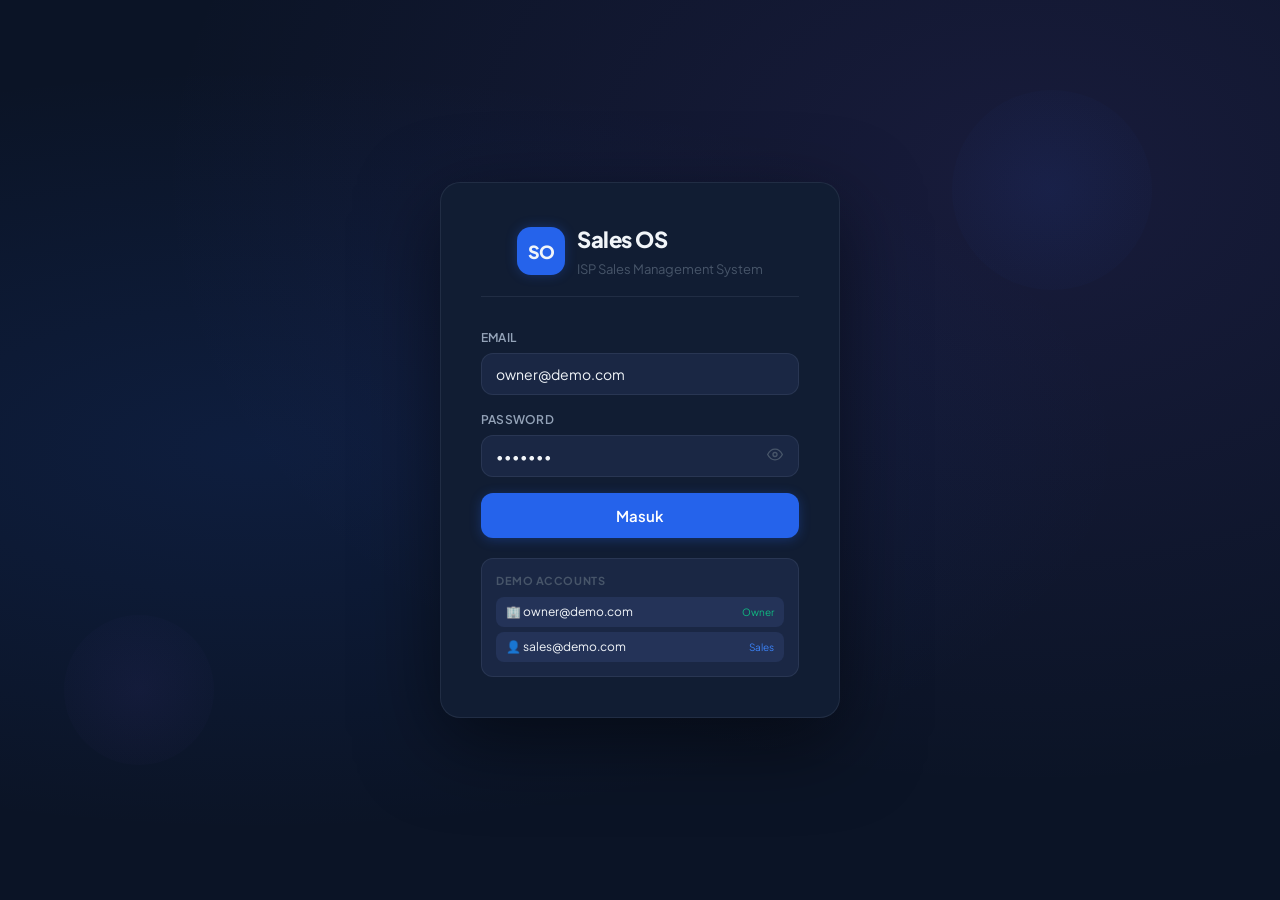
<file: index.html>
<!DOCTYPE html>
<html lang="id">
<head>
  <meta charset="UTF-8">
  <meta name="viewport" content="width=device-width, initial-scale=1.0, maximum-scale=1.0">
  <title>Login — Sales OS</title>
  <link rel="stylesheet" href="style.css">
  <meta name="theme-color" content="#0B1426">
</head>
<body>
<div class="login-page">
  <div class="login-bg"></div>
  <div style="position:absolute;top:10%;right:10%;width:200px;height:200px;border-radius:50%;background:radial-gradient(circle,rgba(37,99,235,0.08),transparent);pointer-events:none"></div>
  <div style="position:absolute;bottom:15%;left:5%;width:150px;height:150px;border-radius:50%;background:radial-gradient(circle,rgba(139,92,246,0.06),transparent);pointer-events:none"></div>

  <div class="login-card fade-in">
    <div class="login-logo">
      <div style="display:flex;align-items:center;justify-content:center;gap:12px;margin-bottom:12px">
        <div class="logo-icon" style="width:48px;height:48px;font-size:18px;border-radius:14px">SO</div>
        <div style="text-align:left">
          <div class="login-title">Sales OS</div>
          <div class="login-sub">ISP Sales Management System</div>
        </div>
      </div>
      <div style="height:1px;background:var(--border);margin-top:16px"></div>
    </div>

    <form id="login-form" onsubmit="handleLogin(event)">
      <div class="form-group">
        <label class="form-label">Email</label>
        <input type="email" id="email" class="form-control" placeholder="email@perusahaan.com" required autocomplete="email" value="owner@demo.com">
      </div>
      <div class="form-group">
        <label class="form-label">Password</label>
        <div style="position:relative">
          <input type="password" id="password" class="form-control" placeholder="••••••••" required autocomplete="current-password" value="demo123">
          <button type="button" onclick="togglePassword()" style="position:absolute;right:12px;top:50%;transform:translateY(-50%);background:none;border:none;color:var(--text-muted);cursor:pointer;padding:4px">
            <svg viewBox="0 0 24 24" fill="none" stroke="currentColor" stroke-width="2" style="width:16px;height:16px"><path d="M1 12s4-8 11-8 11 8 11 8-4 8-11 8-11-8-11-8z"/><circle cx="12" cy="12" r="3"/></svg>
          </button>
        </div>
      </div>
      <div id="login-error" style="display:none;background:rgba(239,68,68,0.1);border:1px solid rgba(239,68,68,0.3);border-radius:var(--radius);padding:10px 14px;font-size:13px;color:#F87171;margin-bottom:14px"></div>
      <button type="submit" class="btn btn-primary btn-lg w-full" id="login-btn" style="justify-content:center">
        <span id="login-btn-text">Masuk</span>
        <div class="spinner" id="login-spinner" style="display:none;width:16px;height:16px"></div>
      </button>
    </form>

    <div style="margin-top:20px;padding:14px;background:var(--navy-3);border-radius:var(--radius);border:1px solid var(--border)">
      <p style="font-size:11px;font-weight:700;color:var(--text-muted);text-transform:uppercase;letter-spacing:0.05em;margin-bottom:8px">Demo Accounts</p>
      <div style="display:flex;flex-direction:column;gap:5px">
        <div onclick="fillDemo('owner@demo.com','demo123')" style="cursor:pointer;padding:6px 10px;border-radius:8px;background:var(--navy-4);font-size:12px;display:flex;justify-content:space-between;align-items:center">
          <span>🏢 owner@demo.com</span>
          <span style="font-size:10px;color:var(--green)">Owner</span>
        </div>
        <div onclick="fillDemo('sales@demo.com','demo123')" style="cursor:pointer;padding:6px 10px;border-radius:8px;background:var(--navy-4);font-size:12px;display:flex;justify-content:space-between;align-items:center">
          <span>👤 sales@demo.com</span>
          <span style="font-size:10px;color:var(--blue-light)">Sales</span>
        </div>
      </div>
    </div>
  </div>
</div>

<script src="config.js"></script>
<script src="utils.js"></script>
<script src="auth.js"></script>
<script>
  document.addEventListener('DOMContentLoaded', async () => {
    await Auth.init();
    if (Auth.isLoggedIn()) window.location.href = 'dashboard.html';
  });

  async function handleLogin(e) {
    e.preventDefault();
    const email = document.getElementById('email').value.trim();
    const password = document.getElementById('password').value;
    const btn = document.getElementById('login-btn');
    const btnText = document.getElementById('login-btn-text');
    const spinner = document.getElementById('login-spinner');
    const errorEl = document.getElementById('login-error');

    btn.disabled = true;
    btnText.textContent = 'Masuk...';
    spinner.style.display = 'block';
    errorEl.style.display = 'none';

    const result = await Auth.login(email, password);
    if (result.success) {
      btnText.textContent = '✓ Berhasil!';
      setTimeout(() => window.location.href = 'dashboard.html', 500);
    } else {
      errorEl.textContent = result.message || 'Login gagal';
      errorEl.style.display = 'block';
      btn.disabled = false;
      btnText.textContent = 'Masuk';
      spinner.style.display = 'none';
    }
  }

  function fillDemo(email, pw) {
    document.getElementById('email').value = email;
    document.getElementById('password').value = pw;
  }

  function togglePassword() {
    const pw = document.getElementById('password');
    pw.type = pw.type === 'password' ? 'text' : 'password';
  }
</script>
</body>
</html>
</file>
<file: style.css>
/* ═══════════════════════════════════════════
   SALES OS — Design System
   Stack: Tailwind + Custom CSS
   Theme: Industrial Modern, Dark-first
═══════════════════════════════════════════ */

@import url('https://fonts.googleapis.com/css2?family=Plus+Jakarta+Sans:wght@300;400;500;600;700;800&family=JetBrains+Mono:wght@400;600&display=swap');

:root {
  --navy: #0B1426;
  --navy-2: #111D33;
  --navy-3: #1A2744;
  --navy-4: #243358;
  --blue: #2563EB;
  --blue-light: #3B82F6;
  --blue-glow: rgba(37, 99, 235, 0.3);
  --orange: #F97316;
  --orange-light: #FB923C;
  --green: #10B981;
  --red: #EF4444;
  --yellow: #F59E0B;
  --purple: #8B5CF6;
  --text-primary: #F1F5F9;
  --text-secondary: #94A3B8;
  --text-muted: #475569;
  --border: rgba(148, 163, 184, 0.12);
  --border-active: rgba(37, 99, 235, 0.5);
  --card-bg: rgba(17, 29, 51, 0.9);
  --sidebar-w: 240px;
  --bottom-nav-h: 64px;
  --radius: 12px;
  --radius-lg: 16px;
  --shadow-card: 0 4px 24px rgba(0,0,0,0.3);
  --shadow-glow: 0 0 20px var(--blue-glow);
  --transition: all 0.2s cubic-bezier(0.4, 0, 0.2, 1);
  --font: 'Plus Jakarta Sans', sans-serif;
  --font-mono: 'JetBrains Mono', monospace;
}

/* ── Reset & Base ── */
*, *::before, *::after { box-sizing: border-box; margin: 0; padding: 0; }

html { -webkit-tap-highlight-color: transparent; scroll-behavior: smooth; }

body {
  font-family: var(--font);
  background: var(--navy);
  color: var(--text-primary);
  min-height: 100vh;
  line-height: 1.5;
  -webkit-font-smoothing: antialiased;
  overflow-x: hidden;
}

/* ── Scrollbar ── */
::-webkit-scrollbar { width: 4px; height: 4px; }
::-webkit-scrollbar-track { background: var(--navy-2); }
::-webkit-scrollbar-thumb { background: var(--navy-4); border-radius: 4px; }
::-webkit-scrollbar-thumb:hover { background: var(--blue); }

/* ══════════════════════════════════════════
   LAYOUT
══════════════════════════════════════════ */

.app-layout {
  display: flex;
  min-height: 100vh;
}

.sidebar {
  width: var(--sidebar-w);
  background: var(--navy-2);
  border-right: 1px solid var(--border);
  position: fixed;
  top: 0; left: 0;
  height: 100vh;
  z-index: 100;
  display: flex;
  flex-direction: column;
  transition: var(--transition);
  overflow-y: auto;
}

.main-content {
  flex: 1;
  margin-left: var(--sidebar-w);
  min-height: 100vh;
  display: flex;
  flex-direction: column;
}

.page-header {
  padding: 20px 24px 16px;
  border-bottom: 1px solid var(--border);
  background: var(--navy-2);
  display: flex;
  align-items: center;
  justify-content: space-between;
  position: sticky;
  top: 0;
  z-index: 50;
}

.page-body {
  padding: 24px;
  flex: 1;
}

/* ── Bottom Nav (Mobile) ── */
.bottom-nav {
  display: none;
  position: fixed;
  bottom: 0; left: 0; right: 0;
  height: var(--bottom-nav-h);
  background: var(--navy-2);
  border-top: 1px solid var(--border);
  z-index: 100;
  align-items: center;
  justify-content: space-around;
  padding: 0 8px;
}

.bottom-nav-item {
  display: flex;
  flex-direction: column;
  align-items: center;
  gap: 3px;
  padding: 8px 16px;
  border-radius: var(--radius);
  color: var(--text-muted);
  text-decoration: none;
  font-size: 10px;
  font-weight: 600;
  letter-spacing: 0.02em;
  transition: var(--transition);
  cursor: pointer;
  background: none;
  border: none;
}

.bottom-nav-item.active { color: var(--blue-light); }
.bottom-nav-item svg { width: 22px; height: 22px; }

@media (max-width: 768px) {
  .sidebar { transform: translateX(-100%); }
  .sidebar.open { transform: translateX(0); }
  .main-content { margin-left: 0; padding-bottom: var(--bottom-nav-h); }
  .bottom-nav { display: flex; }
  .page-body { padding: 16px; }
}

/* ══════════════════════════════════════════
   COMPONENTS
══════════════════════════════════════════ */

/* ── Logo ── */
.logo {
  padding: 20px;
  display: flex;
  align-items: center;
  gap: 10px;
  border-bottom: 1px solid var(--border);
}

.logo-icon {
  width: 36px; height: 36px;
  background: var(--blue);
  border-radius: 10px;
  display: flex;
  align-items: center;
  justify-content: center;
  font-weight: 800;
  font-size: 14px;
  letter-spacing: -0.5px;
  box-shadow: 0 0 12px var(--blue-glow);
}

.logo-text { font-weight: 700; font-size: 14px; line-height: 1.2; }
.logo-sub { font-size: 10px; color: var(--text-muted); font-weight: 500; letter-spacing: 0.05em; text-transform: uppercase; }

/* ── Sidebar Nav ── */
.sidebar-nav { padding: 12px 10px; flex: 1; }

.nav-section-label {
  font-size: 10px;
  font-weight: 700;
  letter-spacing: 0.08em;
  text-transform: uppercase;
  color: var(--text-muted);
  padding: 8px 10px 4px;
  margin-top: 8px;
}

.nav-item {
  display: flex;
  align-items: center;
  gap: 10px;
  padding: 10px 12px;
  border-radius: var(--radius);
  color: var(--text-secondary);
  text-decoration: none;
  font-size: 13.5px;
  font-weight: 500;
  transition: var(--transition);
  margin-bottom: 2px;
  cursor: pointer;
  border: none;
  background: none;
  width: 100%;
}

.nav-item:hover { background: var(--navy-3); color: var(--text-primary); }
.nav-item.active {
  background: var(--blue-glow);
  color: var(--blue-light);
  border: 1px solid var(--border-active);
}
.nav-item svg { width: 18px; height: 18px; flex-shrink: 0; }
.nav-badge {
  margin-left: auto;
  background: var(--red);
  color: white;
  font-size: 10px;
  font-weight: 700;
  padding: 2px 6px;
  border-radius: 20px;
  min-width: 18px;
  text-align: center;
}

/* ── Sidebar Footer ── */
.sidebar-footer {
  padding: 12px;
  border-top: 1px solid var(--border);
}

.user-card {
  display: flex;
  align-items: center;
  gap: 10px;
  padding: 10px;
  border-radius: var(--radius);
  background: var(--navy-3);
  cursor: pointer;
}

.user-avatar {
  width: 36px; height: 36px;
  border-radius: 10px;
  background: linear-gradient(135deg, var(--blue), var(--purple));
  display: flex;
  align-items: center;
  justify-content: center;
  font-weight: 700;
  font-size: 14px;
  flex-shrink: 0;
}

.user-info { flex: 1; min-width: 0; }
.user-name { font-size: 13px; font-weight: 600; white-space: nowrap; overflow: hidden; text-overflow: ellipsis; }
.user-role { font-size: 11px; color: var(--text-muted); }

/* ── Cards ── */
.card {
  background: var(--navy-2);
  border: 1px solid var(--border);
  border-radius: var(--radius-lg);
  padding: 20px;
  box-shadow: var(--shadow-card);
}

.card-sm { padding: 14px; border-radius: var(--radius); }

/* ── KPI Cards ── */
.kpi-grid {
  display: grid;
  grid-template-columns: repeat(auto-fill, minmax(200px, 1fr));
  gap: 14px;
}

@media (max-width: 640px) { .kpi-grid { grid-template-columns: repeat(2, 1fr); gap: 10px; } }

.kpi-card {
  background: var(--navy-2);
  border: 1px solid var(--border);
  border-radius: var(--radius-lg);
  padding: 18px;
  position: relative;
  overflow: hidden;
  transition: var(--transition);
}
.kpi-card::before {
  content: '';
  position: absolute;
  top: 0; left: 0; right: 0;
  height: 3px;
  border-radius: 3px 3px 0 0;
}
.kpi-card.blue::before { background: var(--blue); }
.kpi-card.green::before { background: var(--green); }
.kpi-card.orange::before { background: var(--orange); }
.kpi-card.red::before { background: var(--red); }
.kpi-card.purple::before { background: var(--purple); }

.kpi-icon {
  width: 40px; height: 40px;
  border-radius: var(--radius);
  display: flex;
  align-items: center;
  justify-content: center;
  margin-bottom: 12px;
}
.kpi-icon.blue { background: rgba(37, 99, 235, 0.15); color: var(--blue-light); }
.kpi-icon.green { background: rgba(16, 185, 129, 0.15); color: var(--green); }
.kpi-icon.orange { background: rgba(249, 115, 22, 0.15); color: var(--orange); }
.kpi-icon.red { background: rgba(239, 68, 68, 0.15); color: var(--red); }
.kpi-icon.purple { background: rgba(139, 92, 246, 0.15); color: var(--purple); }

.kpi-value {
  font-size: 28px;
  font-weight: 800;
  letter-spacing: -1px;
  line-height: 1;
  margin-bottom: 4px;
}
.kpi-label { font-size: 12px; color: var(--text-muted); font-weight: 500; }
.kpi-change {
  font-size: 11px;
  font-weight: 600;
  margin-top: 8px;
  display: flex;
  align-items: center;
  gap: 4px;
}
.kpi-change.up { color: var(--green); }
.kpi-change.down { color: var(--red); }

/* ── Buttons ── */
.btn {
  display: inline-flex;
  align-items: center;
  gap: 8px;
  padding: 10px 18px;
  border-radius: var(--radius);
  font-family: var(--font);
  font-size: 13.5px;
  font-weight: 600;
  cursor: pointer;
  border: none;
  transition: var(--transition);
  white-space: nowrap;
  text-decoration: none;
}

.btn-primary {
  background: var(--blue);
  color: white;
  box-shadow: 0 2px 12px var(--blue-glow);
}
.btn-primary:hover { background: var(--blue-light); transform: translateY(-1px); }

.btn-secondary {
  background: var(--navy-3);
  color: var(--text-primary);
  border: 1px solid var(--border);
}
.btn-secondary:hover { background: var(--navy-4); }

.btn-ghost {
  background: none;
  color: var(--text-secondary);
  border: 1px solid var(--border);
}
.btn-ghost:hover { background: var(--navy-3); color: var(--text-primary); }

.btn-danger { background: rgba(239, 68, 68, 0.1); color: var(--red); border: 1px solid rgba(239,68,68,0.3); }
.btn-danger:hover { background: rgba(239, 68, 68, 0.2); }

.btn-success { background: rgba(16,185,129,0.1); color: var(--green); border: 1px solid rgba(16,185,129,0.3); }
.btn-success:hover { background: rgba(16,185,129,0.2); }

.btn-sm { padding: 7px 12px; font-size: 12px; }
.btn-lg { padding: 13px 24px; font-size: 15px; }
.btn-icon { padding: 8px; border-radius: var(--radius); background: var(--navy-3); border: 1px solid var(--border); color: var(--text-secondary); cursor: pointer; transition: var(--transition); display: inline-flex; align-items: center; justify-content: center; }
.btn-icon:hover { background: var(--navy-4); color: var(--text-primary); }
.btn-icon svg { width: 18px; height: 18px; }

/* ── FAB ── */
.fab {
  position: fixed;
  bottom: calc(var(--bottom-nav-h) + 16px);
  right: 16px;
  width: 52px; height: 52px;
  border-radius: 50%;
  background: var(--blue);
  color: white;
  display: none;
  align-items: center;
  justify-content: center;
  box-shadow: 0 4px 20px var(--blue-glow);
  cursor: pointer;
  border: none;
  z-index: 90;
  transition: var(--transition);
}
.fab:hover { transform: scale(1.08); background: var(--blue-light); }
.fab svg { width: 24px; height: 24px; }

@media (max-width: 768px) { .fab { display: flex; } }

/* ── Forms ── */
.form-group { margin-bottom: 16px; }
.form-label {
  display: block;
  font-size: 12px;
  font-weight: 600;
  color: var(--text-secondary);
  margin-bottom: 6px;
  letter-spacing: 0.02em;
  text-transform: uppercase;
}
.form-control {
  width: 100%;
  background: var(--navy-3);
  border: 1px solid var(--border);
  border-radius: var(--radius);
  color: var(--text-primary);
  font-family: var(--font);
  font-size: 14px;
  padding: 11px 14px;
  transition: var(--transition);
  outline: none;
}
.form-control:focus { border-color: var(--blue); box-shadow: 0 0 0 3px var(--blue-glow); }
.form-control::placeholder { color: var(--text-muted); }

select.form-control { cursor: pointer; }

.form-row { display: grid; grid-template-columns: 1fr 1fr; gap: 14px; }
@media (max-width: 480px) { .form-row { grid-template-columns: 1fr; } }

/* ── Badges / Status ── */
.badge {
  display: inline-flex;
  align-items: center;
  gap: 5px;
  padding: 3px 10px;
  border-radius: 20px;
  font-size: 11px;
  font-weight: 700;
  letter-spacing: 0.03em;
  text-transform: uppercase;
}
.badge-dot { width: 6px; height: 6px; border-radius: 50%; flex-shrink: 0; }

.badge-cold { background: rgba(148,163,184,0.15); color: #94A3B8; }
.badge-contacted { background: rgba(37,99,235,0.15); color: #60A5FA; }
.badge-survey { background: rgba(139,92,246,0.15); color: #A78BFA; }
.badge-negotiation { background: rgba(245,158,11,0.15); color: #FCD34D; }
.badge-closing { background: rgba(249,115,22,0.15); color: #FB923C; }
.badge-installed { background: rgba(16,185,129,0.15); color: #34D399; }
.badge-lost { background: rgba(239,68,68,0.15); color: #F87171; }

/* ── Lead Card ── */
.lead-card {
  background: var(--navy-2);
  border: 1px solid var(--border);
  border-radius: var(--radius-lg);
  padding: 16px;
  transition: var(--transition);
  cursor: pointer;
  position: relative;
}
.lead-card:hover { border-color: var(--border-active); background: var(--navy-3); transform: translateY(-1px); box-shadow: var(--shadow-glow); }
.lead-card-header { display: flex; align-items: flex-start; justify-content: space-between; margin-bottom: 10px; gap: 10px; }
.lead-name { font-weight: 700; font-size: 15px; }
.lead-area { font-size: 12px; color: var(--text-muted); margin-top: 2px; }
.lead-meta { display: flex; gap: 8px; align-items: center; flex-wrap: wrap; margin-top: 10px; }
.lead-score {
  font-family: var(--font-mono);
  font-size: 13px;
  font-weight: 600;
  color: var(--orange);
}

/* ── Score Bar ── */
.score-bar {
  height: 3px;
  background: var(--navy-4);
  border-radius: 3px;
  margin-top: 10px;
  overflow: hidden;
}
.score-bar-fill { height: 100%; border-radius: 3px; background: linear-gradient(90deg, var(--blue), var(--orange)); transition: width 0.6s ease; }

/* ── Pipeline Kanban ── */
.pipeline-board {
  display: flex;
  gap: 14px;
  overflow-x: auto;
  padding-bottom: 8px;
  min-height: calc(100vh - 180px);
}
.pipeline-board::-webkit-scrollbar { height: 4px; }

.pipeline-col {
  min-width: 240px;
  width: 240px;
  flex-shrink: 0;
}
.pipeline-col-header {
  padding: 10px 14px;
  border-radius: var(--radius);
  margin-bottom: 10px;
  display: flex;
  align-items: center;
  justify-content: space-between;
  font-size: 12px;
  font-weight: 700;
  letter-spacing: 0.04em;
  text-transform: uppercase;
}
.pipeline-cards {
  min-height: 200px;
  border-radius: var(--radius);
  padding: 8px;
  background: rgba(255,255,255,0.02);
  border: 1px dashed var(--border);
  display: flex;
  flex-direction: column;
  gap: 8px;
}
.pipeline-cards.drag-over {
  border-color: var(--blue);
  background: var(--blue-glow);
}
.pipeline-card {
  background: var(--navy-2);
  border: 1px solid var(--border);
  border-radius: var(--radius);
  padding: 12px;
  cursor: grab;
  transition: var(--transition);
  user-select: none;
}
.pipeline-card:hover { border-color: var(--border-active); }
.pipeline-card.dragging { opacity: 0.5; cursor: grabbing; }

/* ── Timeline ── */
.timeline { position: relative; padding-left: 24px; }
.timeline::before { content: ''; position: absolute; left: 7px; top: 0; bottom: 0; width: 2px; background: var(--border); }
.timeline-item { position: relative; margin-bottom: 20px; }
.timeline-dot {
  position: absolute;
  left: -20px; top: 3px;
  width: 14px; height: 14px;
  border-radius: 50%;
  border: 2px solid var(--navy-2);
  background: var(--blue);
}
.timeline-time { font-size: 11px; color: var(--text-muted); margin-bottom: 4px; font-family: var(--font-mono); }
.timeline-content { font-size: 13.5px; }
.timeline-label { font-size: 11px; font-weight: 700; color: var(--text-secondary); margin-bottom: 2px; text-transform: uppercase; letter-spacing: 0.04em; }

/* ── Table ── */
.table-wrap { overflow-x: auto; }
.table { width: 100%; border-collapse: collapse; font-size: 13.5px; }
.table th { padding: 10px 14px; text-align: left; font-size: 11px; font-weight: 700; color: var(--text-muted); text-transform: uppercase; letter-spacing: 0.05em; border-bottom: 1px solid var(--border); white-space: nowrap; }
.table td { padding: 13px 14px; border-bottom: 1px solid var(--border); vertical-align: middle; }
.table tr:last-child td { border-bottom: none; }
.table tr:hover td { background: rgba(255,255,255,0.02); }

/* ── Search ── */
.search-wrap { position: relative; }
.search-wrap svg { position: absolute; left: 12px; top: 50%; transform: translateY(-50%); width: 16px; height: 16px; color: var(--text-muted); pointer-events: none; }
.search-wrap .form-control { padding-left: 38px; }

/* ── Filter Bar ── */
.filter-bar {
  display: flex;
  gap: 8px;
  flex-wrap: wrap;
  align-items: center;
}

.filter-chip {
  padding: 6px 14px;
  border-radius: 20px;
  font-size: 12px;
  font-weight: 600;
  border: 1px solid var(--border);
  background: var(--navy-3);
  color: var(--text-secondary);
  cursor: pointer;
  transition: var(--transition);
}
.filter-chip:hover { border-color: var(--blue); color: var(--blue-light); }
.filter-chip.active { background: var(--blue-glow); border-color: var(--blue); color: var(--blue-light); }

/* ── Modal ── */
.modal-overlay {
  position: fixed;
  inset: 0;
  background: rgba(0,0,0,0.6);
  z-index: 200;
  display: flex;
  align-items: flex-end;
  justify-content: center;
  opacity: 0;
  visibility: hidden;
  transition: all 0.3s ease;
  backdrop-filter: blur(4px);
}
.modal-overlay.open { opacity: 1; visibility: visible; }

.modal {
  background: var(--navy-2);
  border: 1px solid var(--border);
  border-radius: var(--radius-lg) var(--radius-lg) 0 0;
  width: 100%;
  max-width: 520px;
  max-height: 92vh;
  overflow-y: auto;
  transform: translateY(100%);
  transition: transform 0.35s cubic-bezier(0.4, 0, 0.2, 1);
  padding: 24px;
  position: relative;
}
.modal-overlay.open .modal { transform: translateY(0); }

@media (min-width: 640px) {
  .modal-overlay { align-items: center; }
  .modal { border-radius: var(--radius-lg); transform: scale(0.92) translateY(20px); }
  .modal-overlay.open .modal { transform: scale(1) translateY(0); }
}

.modal-header { display: flex; align-items: center; justify-content: space-between; margin-bottom: 20px; }
.modal-title { font-size: 17px; font-weight: 700; }
.modal-close { width: 32px; height: 32px; border-radius: var(--radius); background: var(--navy-3); border: 1px solid var(--border); color: var(--text-secondary); cursor: pointer; display: flex; align-items: center; justify-content: center; transition: var(--transition); }
.modal-close:hover { color: var(--text-primary); }
.modal-close svg { width: 16px; height: 16px; }

/* ── Whatsapp Button ── */
.btn-wa {
  display: inline-flex;
  align-items: center;
  gap: 6px;
  padding: 7px 12px;
  border-radius: var(--radius);
  background: rgba(37, 211, 102, 0.1);
  color: #25D366;
  border: 1px solid rgba(37,211,102,0.3);
  font-size: 12px;
  font-weight: 700;
  text-decoration: none;
  transition: var(--transition);
}
.btn-wa:hover { background: rgba(37,211,102,0.2); }
.btn-wa svg { width: 14px; height: 14px; }

/* ── Follow Up Card ── */
.followup-card {
  background: var(--navy-2);
  border: 1px solid var(--border);
  border-radius: var(--radius-lg);
  padding: 16px;
  display: flex;
  gap: 14px;
  align-items: flex-start;
  transition: var(--transition);
}
.followup-date-box {
  flex-shrink: 0;
  width: 52px;
  text-align: center;
  background: var(--navy-3);
  border-radius: var(--radius);
  padding: 8px 6px;
  border: 1px solid var(--border);
}
.followup-day { font-size: 22px; font-weight: 800; line-height: 1; }
.followup-month { font-size: 10px; font-weight: 600; text-transform: uppercase; color: var(--text-muted); margin-top: 2px; }
.followup-overdue .followup-date-box { border-color: rgba(239,68,68,0.4); background: rgba(239,68,68,0.08); }
.followup-overdue .followup-day { color: var(--red); }
.followup-today .followup-date-box { border-color: rgba(245,158,11,0.4); background: rgba(245,158,11,0.08); }
.followup-today .followup-day { color: var(--yellow); }

/* ── Toast ── */
.toast-container {
  position: fixed;
  top: 16px; right: 16px;
  z-index: 500;
  display: flex;
  flex-direction: column;
  gap: 8px;
  pointer-events: none;
}

.toast {
  background: var(--navy-3);
  border: 1px solid var(--border);
  border-radius: var(--radius);
  padding: 12px 16px;
  font-size: 13px;
  font-weight: 500;
  display: flex;
  align-items: center;
  gap: 10px;
  min-width: 220px;
  max-width: 320px;
  box-shadow: var(--shadow-card);
  pointer-events: auto;
  animation: toastIn 0.3s ease forwards;
}
.toast.success { border-left: 3px solid var(--green); }
.toast.error { border-left: 3px solid var(--red); }
.toast.info { border-left: 3px solid var(--blue); }
.toast.warning { border-left: 3px solid var(--yellow); }
.toast.leaving { animation: toastOut 0.3s ease forwards; }

@keyframes toastIn { from { opacity: 0; transform: translateX(20px); } to { opacity: 1; transform: translateX(0); } }
@keyframes toastOut { from { opacity: 1; transform: translateX(0); } to { opacity: 0; transform: translateX(20px); } }

/* ── Empty State ── */
.empty-state {
  text-align: center;
  padding: 60px 24px;
  color: var(--text-muted);
}
.empty-state svg { width: 56px; height: 56px; margin: 0 auto 16px; opacity: 0.4; }
.empty-state h3 { font-size: 16px; font-weight: 600; color: var(--text-secondary); margin-bottom: 6px; }
.empty-state p { font-size: 13px; }

/* ── Loading ── */
.skeleton {
  background: linear-gradient(90deg, var(--navy-3) 25%, var(--navy-4) 50%, var(--navy-3) 75%);
  background-size: 200% 100%;
  animation: shimmer 1.5s infinite;
  border-radius: var(--radius);
}
@keyframes shimmer { from { background-position: 200% 0; } to { background-position: -200% 0; } }

.spinner {
  width: 20px; height: 20px;
  border: 2px solid var(--border);
  border-top-color: var(--blue);
  border-radius: 50%;
  animation: spin 0.6s linear infinite;
}
@keyframes spin { to { transform: rotate(360deg); } }

/* ── Progress Ring ── */
.progress-ring { transform: rotate(-90deg); }
.progress-ring circle { transition: stroke-dashoffset 0.6s ease; }

/* ── Analytics Chart area ── */
.chart-container { position: relative; height: 200px; }

/* ── Login Page ── */
.login-page {
  min-height: 100vh;
  display: flex;
  align-items: center;
  justify-content: center;
  background: var(--navy);
  padding: 20px;
  position: relative;
  overflow: hidden;
}
.login-bg {
  position: absolute;
  inset: 0;
  background: radial-gradient(ellipse at 20% 50%, rgba(37,99,235,0.12) 0%, transparent 60%), radial-gradient(ellipse at 80% 20%, rgba(139,92,246,0.1) 0%, transparent 60%);
  pointer-events: none;
}
.login-card {
  background: var(--navy-2);
  border: 1px solid var(--border);
  border-radius: 20px;
  padding: 40px;
  width: 100%;
  max-width: 400px;
  position: relative;
  z-index: 1;
  box-shadow: 0 24px 80px rgba(0,0,0,0.5);
}
.login-logo { text-align: center; margin-bottom: 32px; }
.login-title { font-size: 22px; font-weight: 800; letter-spacing: -0.5px; }
.login-sub { font-size: 13px; color: var(--text-muted); margin-top: 4px; }

/* ── Misc Utilities ── */
.flex { display: flex; }
.flex-col { flex-direction: column; }
.items-center { align-items: center; }
.justify-between { justify-content: space-between; }
.gap-2 { gap: 8px; }
.gap-3 { gap: 12px; }
.gap-4 { gap: 16px; }
.mt-1 { margin-top: 4px; }
.mt-2 { margin-top: 8px; }
.mt-3 { margin-top: 12px; }
.mt-4 { margin-top: 16px; }
.mb-4 { margin-bottom: 16px; }
.mb-6 { margin-bottom: 24px; }
.text-sm { font-size: 13px; }
.text-xs { font-size: 11px; }
.text-muted { color: var(--text-muted); }
.text-secondary { color: var(--text-secondary); }
.text-green { color: var(--green); }
.text-red { color: var(--red); }
.text-orange { color: var(--orange); }
.text-blue { color: var(--blue-light); }
.font-bold { font-weight: 700; }
.font-mono { font-family: var(--font-mono); }
.w-full { width: 100%; }
.grid-2 { display: grid; grid-template-columns: 1fr 1fr; gap: 14px; }
@media (max-width: 480px) { .grid-2 { grid-template-columns: 1fr; } }

/* ── Divider ── */
.divider { border: none; border-top: 1px solid var(--border); margin: 20px 0; }

/* ── Section Header ── */
.section-header { display: flex; align-items: center; justify-content: space-between; margin-bottom: 16px; }
.section-title { font-size: 15px; font-weight: 700; }

/* ── Animations ── */
.fade-in { animation: fadeIn 0.3s ease forwards; }
@keyframes fadeIn { from { opacity: 0; transform: translateY(8px); } to { opacity: 1; transform: translateY(0); } }

.slide-in { animation: slideIn 0.4s cubic-bezier(0.4,0,0.2,1) forwards; }
@keyframes slideIn { from { opacity: 0; transform: translateX(-20px); } to { opacity: 1; transform: translateX(0); } }
</file>
